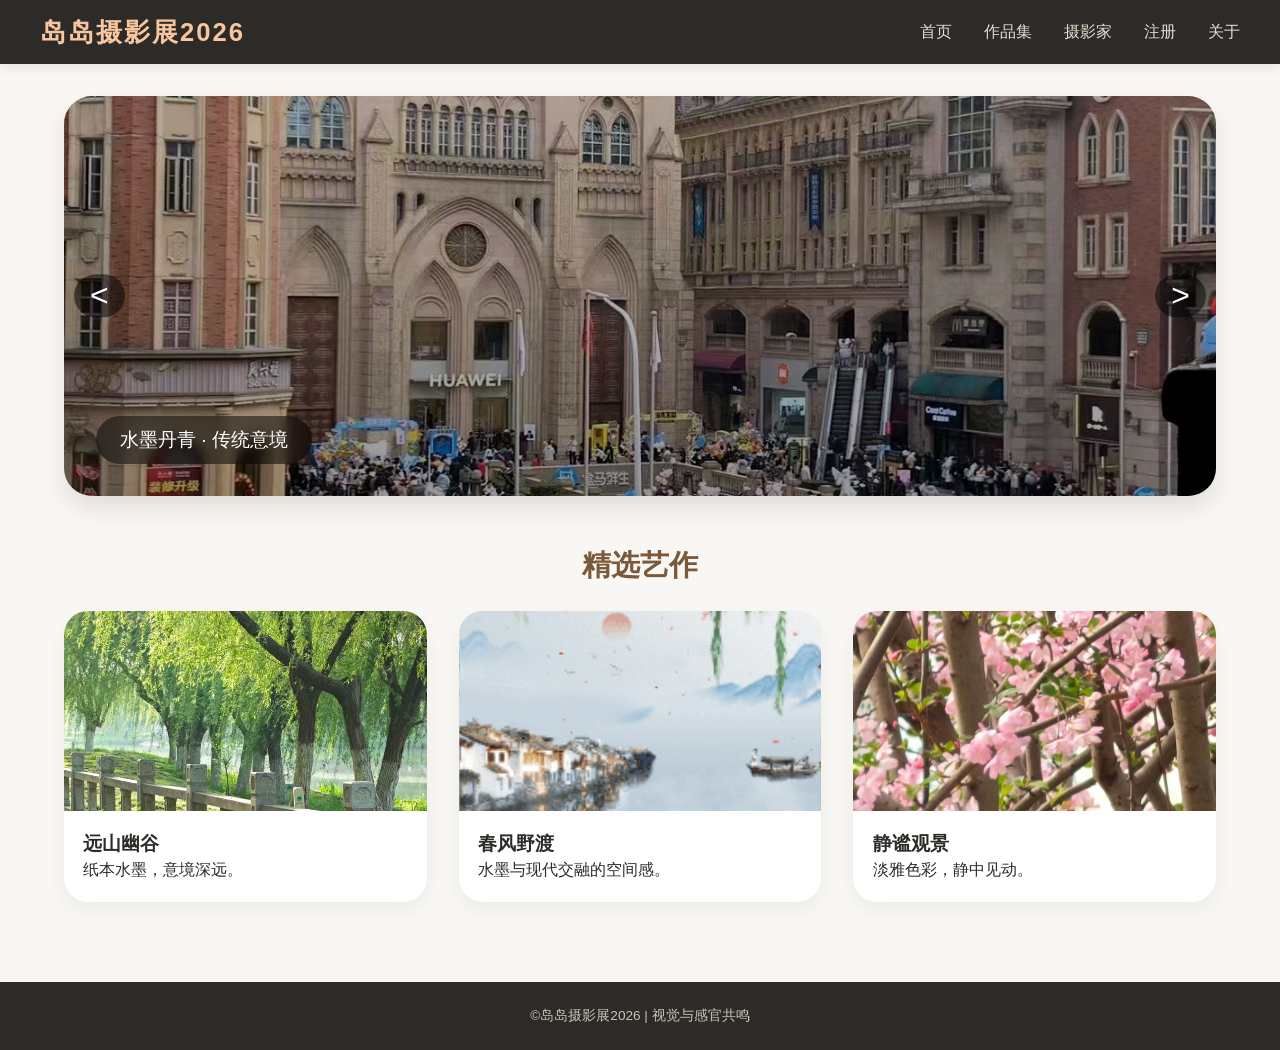
<file: index.html>
<!DOCTYPE html>
<html lang="zh-CN">
<head>
    <meta charset="UTF-8">
    <meta name="viewport" content="width=device-width, initial-scale=1.0">
    <title>轩韵摄影 · 首页</title>
    <link rel="stylesheet" href="common.css">
    <style>
        /* 首页特有样式：轮播 + 卡片网格 */
        .carousel {
            position: relative;
            max-width: 100%;
            margin-bottom: 3rem;
            border-radius: 28px;
            overflow: hidden;
            box-shadow: 0 12px 24px rgba(0,0,0,0.1);
        }
        .carousel-inner {
            display: flex;
            transition: transform 0.5s ease;
        }
        .carousel-item {
            min-width: 100%;
            height: 400px;
            background-size: cover;
            background-position: center;
            display: flex;
            align-items: flex-end;
            justify-content: flex-start;
            padding: 2rem;
            color: white;
        }
        .carousel-caption {
            background: rgba(0,0,0,0.5);
            backdrop-filter: blur(6px);
            padding: 0.6rem 1.5rem;
            border-radius: 40px;
            font-size: 1.2rem;
        }
        .carousel-btn {
            position: absolute;
            top: 50%;
            transform: translateY(-50%);
            background: rgba(0,0,0,0.5);
            color: white;
            border: none;
            font-size: 2rem;
            cursor: pointer;
            padding: 0.2rem 1rem;
            border-radius: 30px;
            z-index: 2;
            transition: 0.2s;
        }
        .carousel-btn:hover { background: rgba(0,0,0,0.8); }
        .prev { left: 10px; }
        .next { right: 10px; }
        .card-grid {
            display: grid;
            grid-template-columns: repeat(auto-fill, minmax(280px, 1fr));
            gap: 2rem;
            margin-top: 1.5rem;
        }
        .art-card {
            background: white;
            border-radius: var(--radius-card);
            overflow: hidden;
            box-shadow: var(--shadow-sm);
            transition: transform 0.2s, box-shadow 0.2s;
        }
        .art-card:hover {
            transform: translateY(-6px);
            box-shadow: var(--shadow-hover);
        }
        .card-img {
            height: 200px;
            background-color: #ddd2c2;
            background-size: cover;
            background-position: center;
        }
        .card-content { padding: 1.2rem; }
        .section-title {
            text-align: center;
            font-size: 1.8rem;
            margin: 1rem 0 1.5rem;
            color: #7a583a;
        }
    </style>
</head>
<body>
    <nav class="navbar">
        <div class="nav-container">
            <div class="logo">岛岛摄影展2026</div>
            <ul class="nav-links">
                <li><a href="index.html">首页</a></li>
                <li><a href="gallery.html">作品集</a></li>
                <li><a href="artists.html">摄影家</a></li>
                <li><a href="register.html">注册</a></li>
                <li><a href="about.html">关于</a></li>
            </ul>
        </div>
    </nav>

    <div class="container">
        <div class="carousel" id="carousel">
            <div class="carousel-inner">
                <div class="carousel-item" style="background-image: linear-gradient(0deg,rgba(0,0,0,0.4),rgba(0,0,0,0.2)), url('./tupian/jin01.jpg');">
                    <div class="carousel-caption">水墨丹青 · 传统意境</div>
                </div>
                <div class="carousel-item" style="background-image: linear-gradient(0deg,rgba(0,0,0,0.4),rgba(0,0,0,0.2)), url('./tupian/jin02.jpg');">
                    <div class="carousel-caption">现代艺术 · 思潮涌动</div>
                </div>
                <div class="carousel-item" style="background-image: linear-gradient(0deg,rgba(0,0,0,0.4),rgba(0,0,0,0.2)), url('./tupian/jin03.jpg');">
                    <div class="carousel-caption">匠心手作 · 温暖时光</div>
                </div>
            </div>
            <button class="carousel-btn prev"><</button>
            <button class="carousel-btn next">></button>
        </div>

        <h2 class="section-title">精选艺作</h2>
        <div class="card-grid">
            <div class="art-card">
                <div class="card-img" style="background-image: url('./tupian/8aeb8dd13522b87c822e7e416a4f07c3.jpg');"></div>
                <div class="card-content"><h3>远山幽谷</h3><p>纸本水墨，意境深远。</p></div>
            </div>
            <div class="art-card">
                <div class="card-img" style="background-image: url('./tupian/chunfen.gif');"></div>
                <div class="card-content"><h3>春风野渡</h3><p>水墨与现代交融的空间感。</p></div>
            </div>
            <div class="art-card">
                <div class="card-img" style="background-image: url('./tupian/f3f4e9361240f221f87dcc4e7a0cd729.jpg');"></div>
                <div class="card-content"><h3>静谧观景</h3><p>淡雅色彩，静中见动。</p></div>
            </div>
        </div>
    </div>

    <footer><p>©岛岛摄影展2026 | 视觉与感官共鸣</p></footer>

    <script src="common.js"></script>
</body>
</html>
</file>
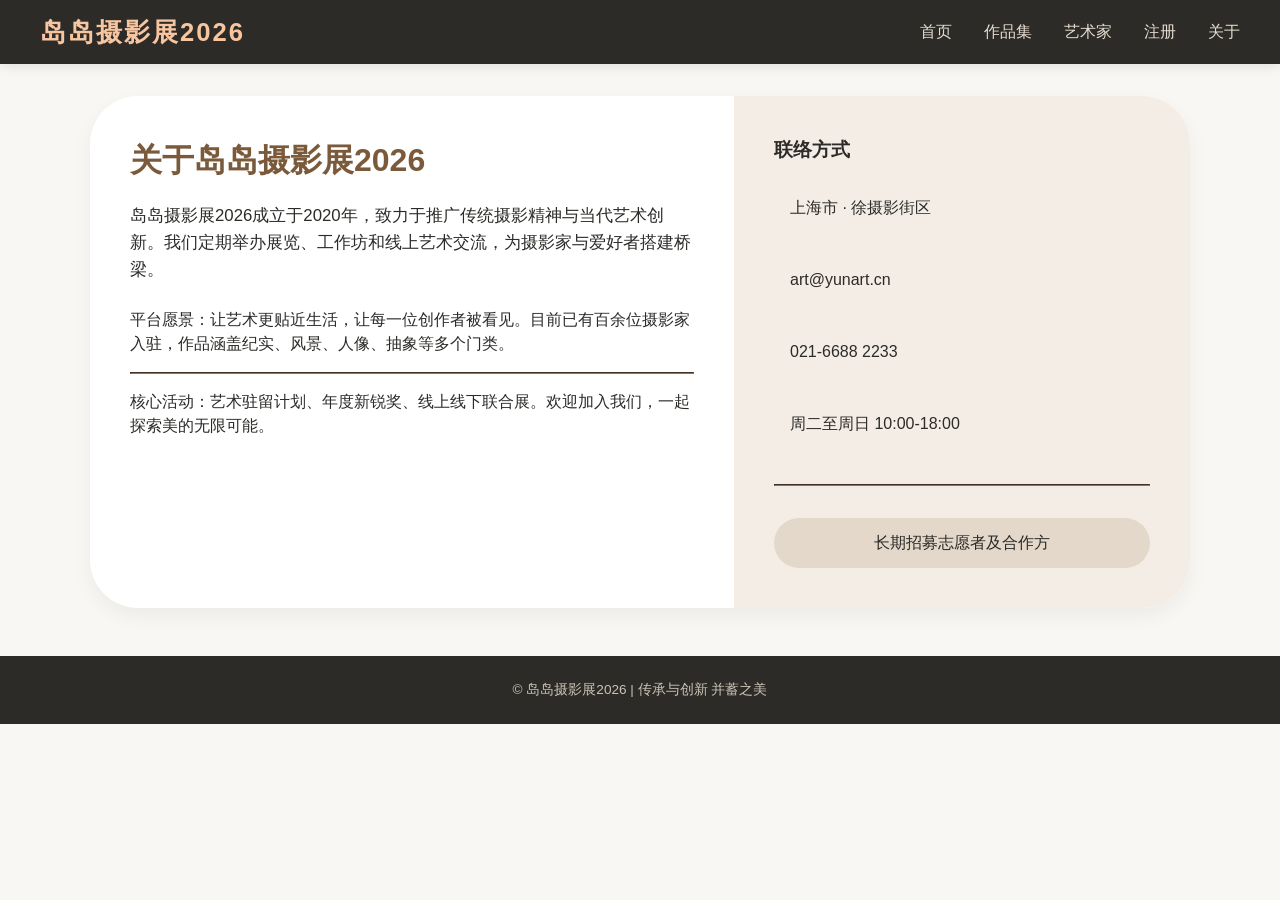
<file: about.html>
<!DOCTYPE html>
<html lang="zh-CN">
<head>
    <meta charset="UTF-8">
    <meta name="viewport" content="width=device-width, initial-scale=1.0">
    <title>轩韵摄影 · 关于我们</title>
    <link rel="stylesheet" href="common.css">
    <style>
        .about-wrapper {
            max-width: 1100px;
            margin: 2rem auto;
            background: white;
            border-radius: 48px;
            overflow: hidden;
            box-shadow: var(--shadow-sm);
        }
        .two-columns {
            display: flex;
            flex-wrap: wrap;
        }
        .col-text {
            flex: 1.2;
            padding: 2.5rem;
        }
        .col-side {
            flex: 0.8;
            background: #f3ede5;
            padding: 2.5rem;
            display: flex;
            flex-direction: column;
            gap: 1rem;
        }
        h1 { font-size: 2rem; color: #7b5a3b; margin-bottom: 1.2rem; }
        .intro { font-size: 1.05rem; line-height: 1.6; margin-bottom: 1.5rem; }
        .contact-item { display: flex; gap: 1rem; align-items: center; margin: 1rem 0; }
        .icon { font-size: 1.5rem; }
        hr { margin: 1rem 0; border-color: #977250; }
        @media (max-width: 700px) {
            .two-columns { flex-direction: column; }
        }
    </style>
</head>
<body>
    <nav class="navbar"><div class="nav-container"><div class="logo">岛岛摄影展2026</div><ul class="nav-links"><li><a href="index.html">首页</a></li><li><a href="gallery.html">作品集</a></li><li><a href="artists.html">艺术家</a></li><li><a href="register.html">注册</a></li><li><a href="about.html">关于</a></li></ul></div></nav>

    <div class="about-wrapper">
        <div class="two-columns">
            <div class="col-text">
                <h1>关于岛岛摄影展2026</h1>
                <p class="intro">岛岛摄影展2026成立于2020年，致力于推广传统摄影精神与当代艺术创新。我们定期举办展览、工作坊和线上艺术交流，为摄影家与爱好者搭建桥梁。</p>
                <p>平台愿景：让艺术更贴近生活，让每一位创作者被看见。目前已有百余位摄影家入驻，作品涵盖纪实、风景、人像、抽象等多个门类。</p>
                <hr>
                <p>核心活动：艺术驻留计划、年度新锐奖、线上线下联合展。欢迎加入我们，一起探索美的无限可能。</p>
            </div>
            <div class="col-side">
                <h3>联络方式</h3>
                <div class="contact-item"><span class="icon"></span> 上海市 · 徐摄影街区</div>
                <div class="contact-item"><span class="icon"></span> art@yunart.cn</div>
                <div class="contact-item"><span class="icon"></span> 021-6688 2233</div>
                <div class="contact-item"><span class="icon"></span> 周二至周日 10:00-18:00</div>
                <hr>
                <div style="background:#e4d8cb; border-radius: 28px; padding: 0.8rem; text-align: center;">长期招募志愿者及合作方</div>
            </div>
        </div>
    </div>
    <footer><p>© 岛岛摄影展2026 | 传承与创新 并蓄之美</p></footer>
</body>
</html>
</file>
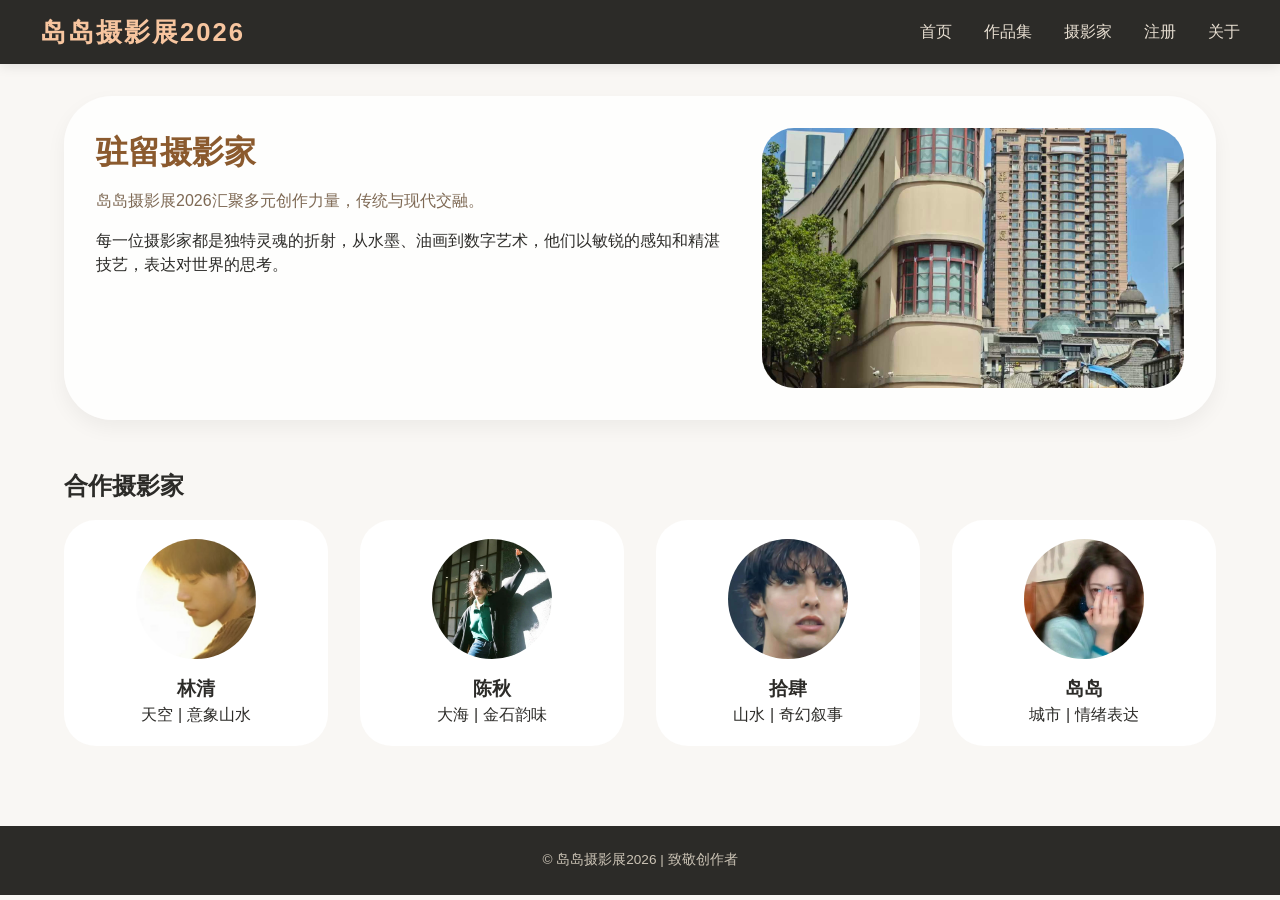
<file: artists.html>
<!DOCTYPE html>
<html lang="zh-CN">
<head>
    <meta charset="UTF-8">
    <meta name="viewport" content="width=device-width, initial-scale=1.0">
    <title>岛岛摄影展2026 · 摄影家</title>
    <link rel="stylesheet" href="common.css">
    <style>
        .artist-hero {
            display: flex;
            flex-wrap: wrap;
            gap: 2rem;
            margin-bottom: 3rem;
            background: #ffffffd9;
            border-radius: 48px;
            padding: 2rem;
            box-shadow: var(--shadow-sm);
        }
        .hero-text { flex: 1.2; }
        .hero-img {
            flex: 0.8;
            background: #dcc9b2;
            border-radius: 32px;
            background-image: url('./tupian/fenijn05.jpg');
            background-size: cover;
            background-position: center;
            min-height: 260px;
        }
        .artist-grid {
            display: grid;
            grid-template-columns: repeat(auto-fit, minmax(240px, 1fr));
            gap: 2rem;
            margin-top: 1rem;
        }
        .artist-card {
            background: white;
            border-radius: 32px;
            padding: 1.2rem;
            text-align: center;
            transition: 0.2s;
        }
        .artist-card:hover { transform: translateY(-5px); box-shadow: var(--shadow-hover); }
        .avatar {
            width: 120px;
            height: 120px;
            border-radius: 60px;
            margin: 0 auto 1rem;
            background-size: cover;
            background-position: center;
        }
        h1 { font-size: 2rem; margin-bottom: 0.8rem; color: #8b5a2e; }
        .sub { color: #7e6954; margin-bottom: 1rem; }
    </style>
</head>
<body>
    <nav class="navbar"><div class="nav-container"><div class="logo">
        岛岛摄影展2026</div><ul class="nav-links"><li><a href="index.html">首页
        </a></li><li><a href="gallery.html">作品集
        </a></li><li><a href="artists.html">摄影家
        </a></li><li><a href="register.html">注册
        </a></li><li><a href="about.html">关于
        </a></li></ul></div></nav>

    <div class="container">
        <div class="artist-hero">
            <div class="hero-text">
                <h1>驻留摄影家</h1>
                <p class="sub">岛岛摄影展2026汇聚多元创作力量，传统与现代交融。</p>
                <p>每一位摄影家都是独特灵魂的折射，从水墨、油画到数字艺术，他们以敏锐的感知和精湛技艺，表达对世界的思考。</p>
            </div>
            <div class="hero-img"></div>
        </div>
        <h2 style="margin: 1rem 0 0.5rem;">合作摄影家</h2>
        <div class="artist-grid">
            <div class="artist-card"><div class="avatar" style="background-image: url('./tupian/nan01.jpg');"></div><h3>林清</h3><p>天空 | 意象山水</p></div>
            <div class="artist-card"><div class="avatar" style="background-image: url('./tupian/nv01.jpg');"></div><h3>陈秋</h3><p>大海 | 金石韵味</p></div>
            <div class="artist-card"><div class="avatar" style="background-image: url('./tupian/nan02.jpg');"></div><h3>拾肆</h3><p>山水 | 奇幻叙事</p></div>
            <div class="artist-card"><div class="avatar" style="background-image: url('./tupian/nv02.jpg');"></div><h3>岛岛</h3><p>城市 | 情绪表达</p></div>
        </div>
    </div>
    <footer><p>© 岛岛摄影展2026 | 致敬创作者</p></footer>
</body>
</html>
</file>
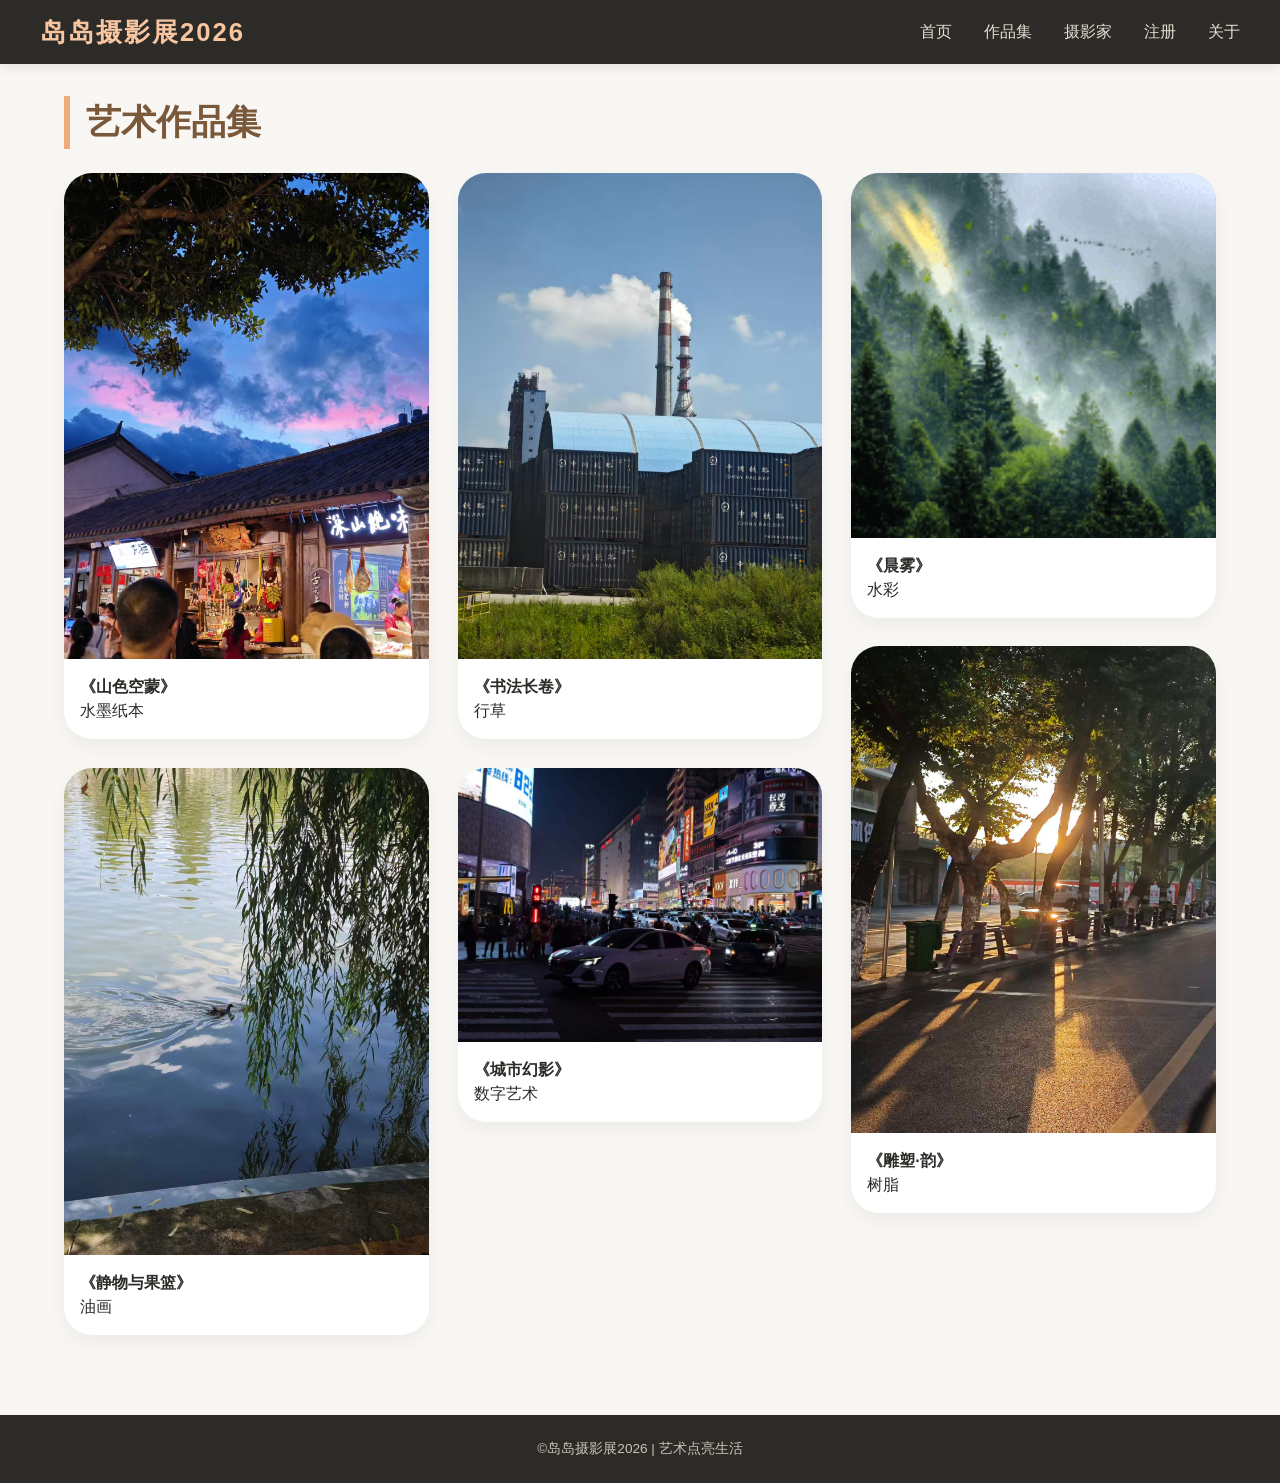
<file: gallery.html>
<!DOCTYPE html>
<html lang="zh-CN">
<head>
    <meta charset="UTF-8">
    <meta name="viewport" content="width=device-width, initial-scale=1.0">
    <title>轩韵摄影 · 作品集</title>
    <link rel="stylesheet" href="common.css">
    <style>
        /* 瀑布流布局 */
        .masonry {
            column-count: 3;
            column-gap: 1.8rem;
        }
        .artwork {
            break-inside: avoid;
            margin-bottom: 1.8rem;
            background: white;
            border-radius: 28px;
            overflow: hidden;
            box-shadow: var(--shadow-sm);
            transition: all 0.2s;
        }
        .artwork:hover {
            transform: scale(1.01);
            box-shadow: var(--shadow-hover);
        }
        .artwork-img {
            width: 100%;
            display: block;
            background-color: #d9cdbc;
        }
        .artwork-info { padding: 1rem; }
        @media (max-width: 800px) { .masonry { column-count: 2; } }
        @media (max-width: 500px) { .masonry { column-count: 1; } }
        h1 {
            font-size: 2.2rem;
            margin-bottom: 1.5rem;
            color: #7a583a;
            border-left: 6px solid var(--accent);
            padding-left: 1rem;
        }
    </style>
</head>
<body>
    <nav class="navbar"><div class="nav-container"><div class="logo">岛岛摄影展2026</div><ul class="nav-links"><li><a href="index.html">首页</a></li><li><a href="gallery.html">作品集</a></li><li><a href="artists.html">摄影家</a></li><li><a href="register.html">注册</a></li><li><a href="about.html">关于</a></li></ul></div></nav>

    <div class="container">
        <h1>艺术作品集</h1>
        <div class="masonry">
            <div class="artwork"><img class="artwork-img" src="./tupian/fenjin06.jpg" alt="山水作品"><div class="artwork-info"><strong>《山色空蒙》</strong><br>水墨纸本</div></div>
            <div class="artwork"><img class="artwork-img" src="./tupian/fenjin04.jpg" alt="静物"><div class="artwork-info"><strong>《静物与果篮》</strong><br>油画</div></div>
            <div class="artwork"><img class="artwork-img" src="./tupian/fenjin03.jpg" alt="书法"><div class="artwork-info"><strong>《书法长卷》</strong><br>行草</div></div>
            <div class="artwork"><img class="artwork-img" src="./tupian/chenshifengjing.jpg" alt="城市幻影"><div class="artwork-info"><strong>《城市幻影》</strong><br>数字艺术</div></div>
            <div class="artwork"><img class="artwork-img" src="./tupian/chenwu.gif" alt="晨雾"><div class="artwork-info"><strong>《晨雾》</strong><br>水彩</div></div>
            <div class="artwork"><img class="artwork-img" src="./tupian/fenjin02.jpg" alt="雕塑"><div class="artwork-info"><strong>《雕塑·韵》</strong><br>树脂</div></div>
        </div>
    </div>
    <footer><p>©岛岛摄影展2026 | 艺术点亮生活</p></footer>
</body>
</html>
</file>
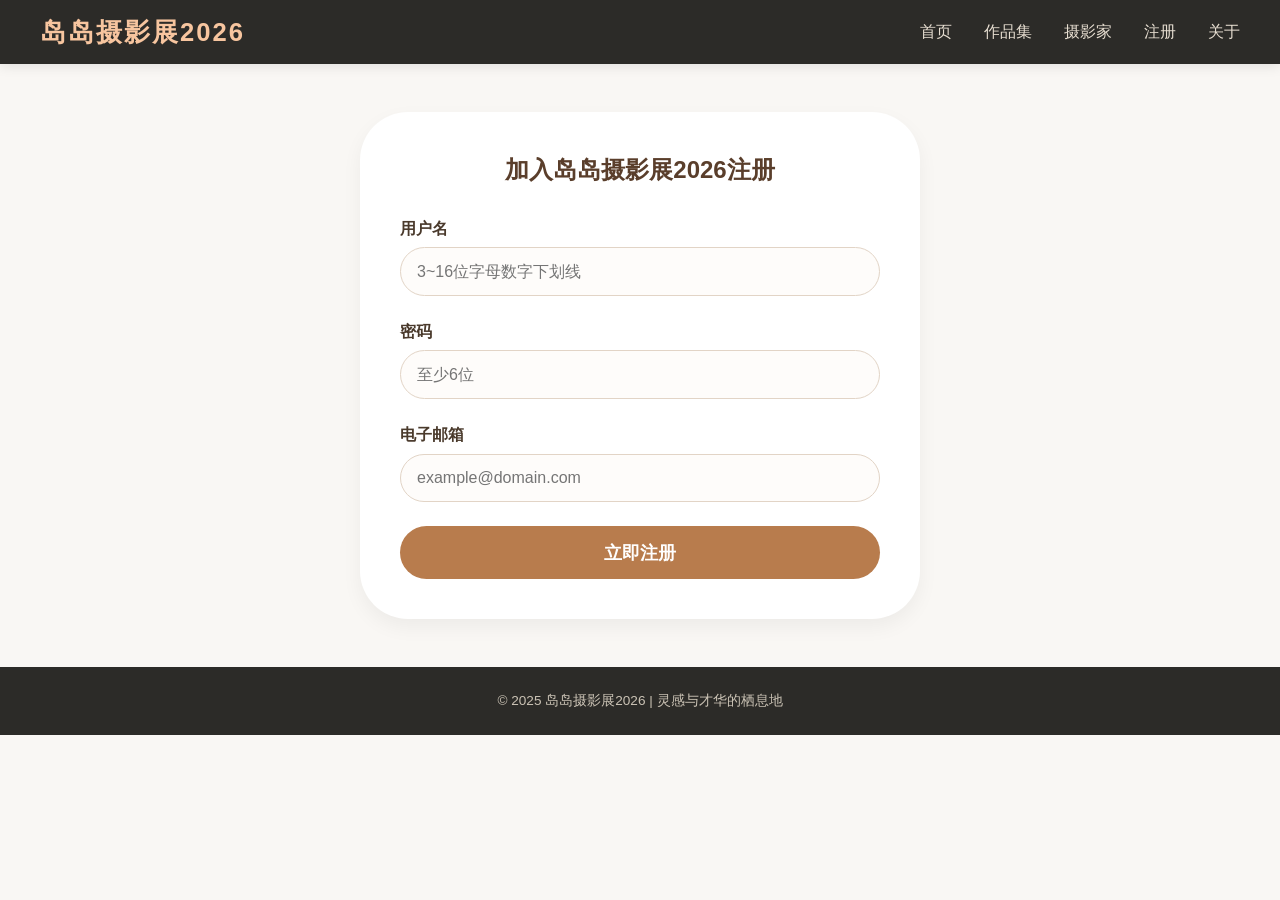
<file: register.html>
<!DOCTYPE html>
<html lang="zh-CN">
<head>
    <meta charset="UTF-8">
    <meta name="viewport" content="width=device-width, initial-scale=1.0">
    <title>轩韵摄影 · 注册</title>
    <link rel="stylesheet" href="common.css">
    <style>
        .register-container {
            max-width: 560px;
            margin: 3rem auto;
            background: white;
            border-radius: 48px;
            padding: 2.5rem;
            box-shadow: var(--shadow-sm);
        }
        h2 { text-align: center; color: #5a3e2b; margin-bottom: 1.8rem; }
        .form-group { margin-bottom: 1.5rem; }
        label { display: block; font-weight: 600; margin-bottom: 0.4rem; color: #4a3a2c; }
        input {
            width: 100%;
            padding: 0.9rem 1rem;
            border: 1px solid #e2d4c6;
            border-radius: 48px;
            font-size: 1rem;
            background: #fefcfa;
            transition: 0.2s;
        }
        input:focus {
            outline: none;
            border-color: #d49c6c;
            box-shadow: 0 0 0 3px rgba(212,156,108,0.2);
        }
        .error-msg { color: #c25d3a; font-size: 0.8rem; margin-top: 0.3rem; padding-left: 1rem; }
        button {
            background: #b87c4d;
            color: white;
            border: none;
            width: 100%;
            padding: 0.9rem;
            border-radius: 48px;
            font-size: 1.1rem;
            font-weight: bold;
            cursor: pointer;
            transition: 0.2s;
        }
        button:hover { background: #9b623a; transform: scale(0.98); }
        .success { background: #dfedd8; color: #2a6130; padding: 0.8rem; border-radius: 60px; text-align: center; margin-top: 1rem; }
        .error-box { background: #ffe3dc; color: #b1421a; padding: 0.8rem; border-radius: 60px; text-align: center; margin-top: 1rem; }
    </style>
</head>
<body>
    <nav class="navbar"><div class="nav-container"><div class="logo">
        岛岛摄影展2026</div><ul class="nav-links"><li><a href="index.html">首页
        </a></li><li><a href="gallery.html">作品集
        </a></li><li><a href="artists.html">摄影家
        </a></li><li><a href="register.html">注册
        </a></li><li><a href="about.html">关于</a></li></ul></div></nav>

    <div class="register-container">
        <h2>加入岛岛摄影展2026注册</h2>
        <form id="registerForm">
            <div class="form-group">
                <label>用户名</label>
                <input type="text" id="username" placeholder="3~16位字母数字下划线">
                <div class="error-msg" id="userError"></div>
            </div>
            <div class="form-group">
                <label>密码</label>
                <input type="password" id="password" placeholder="至少6位">
                <div class="error-msg" id="pwdError"></div>
            </div>
            <div class="form-group">
                <label>电子邮箱</label>
                <input type="email" id="email" placeholder="example@domain.com">
                <div class="error-msg" id="emailError"></div>
            </div>
            <button type="button" id="registerBtn">立即注册</button>
            <div id="formResult"></div>
        </form>
    </div>

    <footer><p>© 2025 岛岛摄影展2026 | 灵感与才华的栖息地</p></footer>

    <script src="common.js"></script>
    <script>
        const usernameInput = document.getElementById('username');
        const passwordInput = document.getElementById('password');
        const emailInput = document.getElementById('email');
        const userErr = document.getElementById('userError');
        const pwdErr = document.getElementById('pwdError');
        const emailErr = document.getElementById('emailError');
        const resultDiv = document.getElementById('formResult');

        function validateForm() {
            let valid = true;
            const userMsg = validateUsername(usernameInput.value.trim());
            const pwdMsg = validatePassword(passwordInput.value.trim());
            const emailMsg = validateEmail(emailInput.value.trim());
            userErr.innerText = userMsg || '';
            pwdErr.innerText = pwdMsg || '';
            emailErr.innerText = emailMsg || '';
            if (userMsg || pwdMsg || emailMsg) valid = false;
            return valid;
        }

        function validateUsername(v) {
            if (!v) return '请输入用户名';
            if (!/^[a-zA-Z0-9_]{3,16}$/.test(v)) return '用户名需为3~16位字母、数字或下划线';
            return '';
        }

        function validatePassword(v) {
            if (!v) return '请输入密码';
            if (v.length < 6) return '密码至少6位';
            return '';
        }

        function validateEmail(v) {
            if (!v) return '请输入电子邮箱';
            const re = /^[^\s@]+@[^\s@]+\.[^\s@]+$/;
            if (!re.test(v)) return '请输入有效的邮箱地址';
            return '';
        }

        document.getElementById('registerBtn').addEventListener('click', () => {
            if (validateForm()) {
                resultDiv.innerHTML = '<div class="success">注册成功，欢迎加入。</div>';
            } else {
                resultDiv.innerHTML = '<div class="error-box">请正确填写所有字段。</div>';
            }
        });
    </script>
    </body>
    </html>
</file>
<file: common.css>
/* 全局样式 */
* {
    margin: 0;
    padding: 0;
    box-sizing: border-box;
}

:root {
    --bg-light: #f9f7f4;
    --primary-dark: #2c2b28;
    --accent: #f0ac7a;
    --accent-light: #f7c59f;
    --text-dark: #2c2b28;
    --text-soft: #5a4a3a;
    --white: #ffffff;
    --shadow-sm: 0 8px 20px rgba(0,0,0,0.05);
    --shadow-hover: 0 20px 30px rgba(0,0,0,0.1);
    --radius-card: 24px;
    --radius-btn: 48px;
}

body {
    font-family: 'Segoe UI', 'PingFang SC', Roboto, 'Helvetica Neue', sans-serif;
    background: var(--bg-light);
    color: var(--text-dark);
    line-height: 1.5;
}

/* 导航 */
.navbar {
    background: var(--primary-dark);
    padding: 0.8rem 2rem;
    position: sticky;
    top: 0;
    z-index: 100;
    box-shadow: 0 2px 12px rgba(0,0,0,0.1);
}

.nav-container {
    max-width: 1200px;
    margin: 0 auto;
    display: flex;
    justify-content: space-between;
    align-items: center;
    flex-wrap: wrap;
}

.logo {
    color: var(--accent-light);
    font-size: 1.6rem;
    font-weight: 600;
    letter-spacing: 2px;
}

.nav-links {
    display: flex;
    gap: 2rem;
    list-style: none;
}

.nav-links a {
    text-decoration: none;
    color: #e6ddd0;
    font-weight: 500;
    transition: all 0.3s ease;
    padding: 0.4rem 0;
    border-bottom: 2px solid transparent;
}

.nav-links a:hover {
    color: var(--accent-light);
    border-bottom-color: var(--accent);
    transform: translateY(-2px);
}

/* 页脚 */
footer {
    background: var(--primary-dark);
    color: #cbc3b5;
    text-align: center;
    padding: 1.5rem;
    margin-top: 3rem;
    font-size: 0.85rem;
}

/* 容器 */
.container {
    max-width: 1200px;
    margin: 0 auto;
    padding: 2rem 1.5rem;
}

/* 按钮 */
.btn-more {
    background: rgba(0,0,0,0.05);
    border-radius: 60px;
    padding: 0.3rem 1.2rem;
    transition: 0.2s;
    text-decoration: none;
    font-size: 0.9rem;
}

/* 响应式 */
@media (max-width: 700px) {
    .nav-container {
        flex-direction: column;
        gap: 0.6rem;
    }
    .nav-links {
        gap: 1rem;
        flex-wrap: wrap;
        justify-content: center;
    }
    .container {
        padding: 1.5rem;
    }
}
</file>
